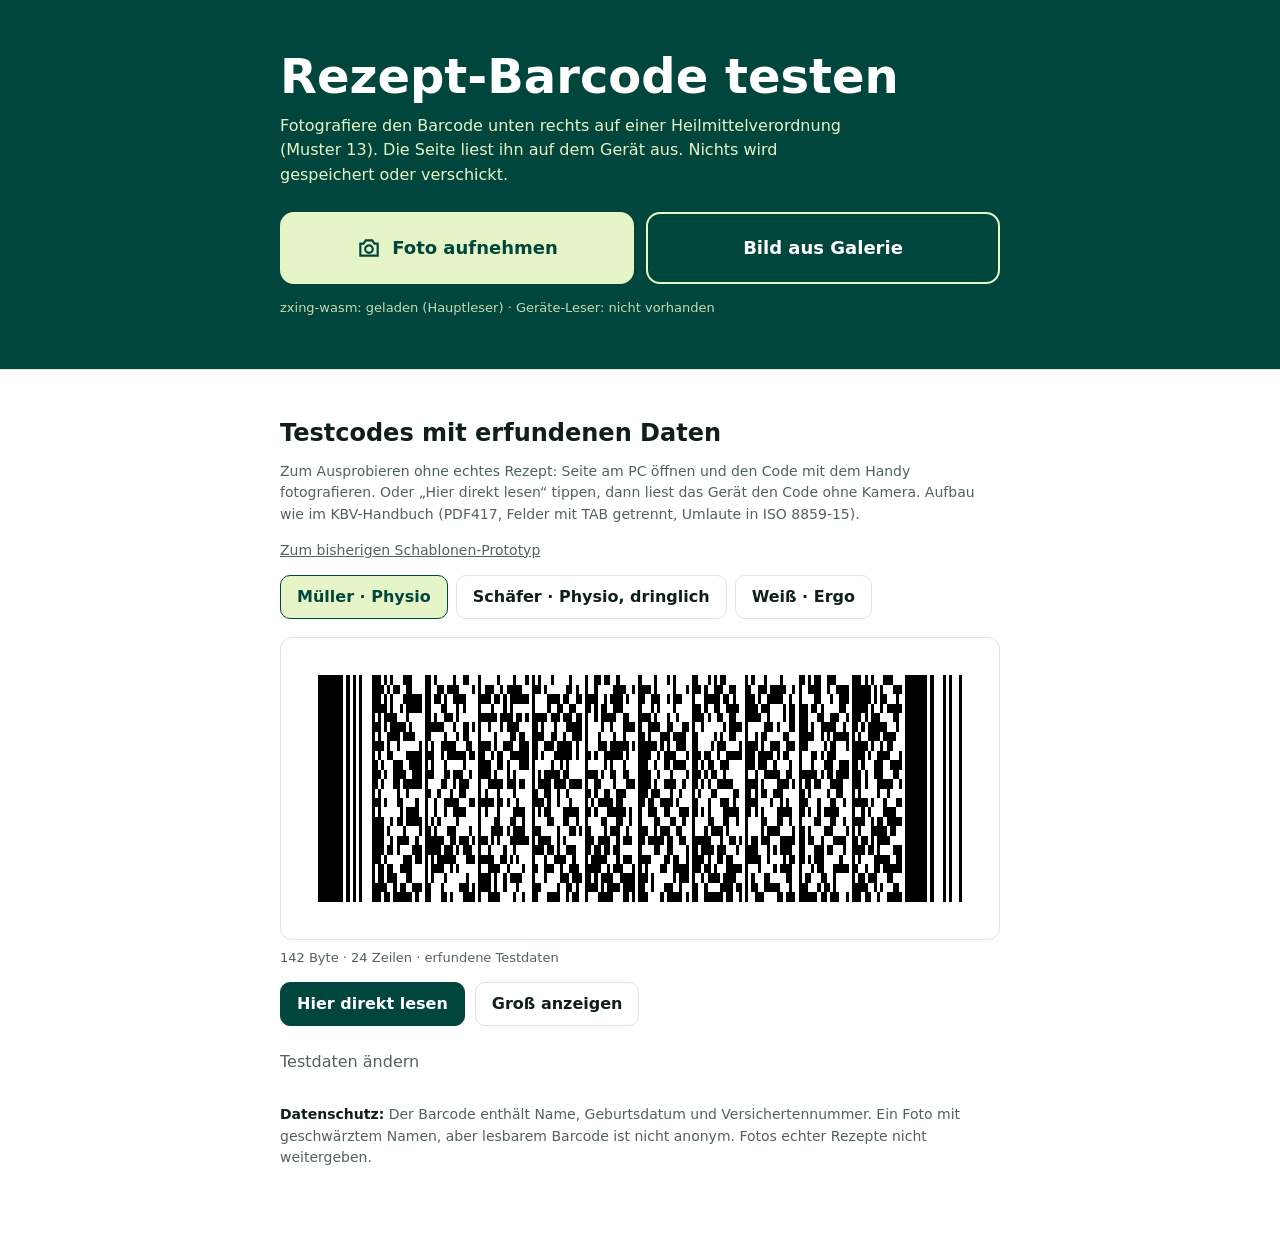
<file: index.html>
<!doctype html>
<html lang="de">
<head>
<meta charset="utf-8">
<meta name="viewport" content="width=device-width, initial-scale=1">
<meta http-equiv="Content-Security-Policy" content="default-src 'self'; script-src 'self' 'wasm-unsafe-eval'; connect-src 'self'; img-src 'self' blob: data:; media-src 'self' blob:; style-src 'self'; object-src 'none'; base-uri 'none'; form-action 'none'">
<meta name="referrer" content="no-referrer">
<meta name="robots" content="noindex, nofollow">
<title>Rezept-Barcode Test</title>
<link rel="stylesheet" href="barcode.css">
</head>
<body>
<header class="band"><div class="wrap">
  <h1>Rezept-Barcode testen</h1>
  <p>Fotografiere den Barcode unten rechts auf einer Heilmittelverordnung (Muster 13). Die Seite liest ihn auf dem Gerät aus. Nichts wird gespeichert oder verschickt.</p>
  <div class="picks">
    <label class="pick"><svg width="26" height="26" viewBox="0 0 24 24" fill="none" stroke="currentColor" stroke-width="2"><path d="M4 8h3l2-3h6l2 3h3v11H4z"/><circle cx="12" cy="13" r="3.5"/></svg>Foto aufnehmen<input id="cam" type="file" accept="image/*" capture="environment"></label>
    <label class="pick alt">Bild aus Galerie<input id="gal" type="file" accept="image/*"></label>
  </div>
  <div id="busy" hidden>Lese Barcode …</div>
  <div id="dec"></div>
</div></header>

<section class="band" id="out" hidden><div class="wrap">
  <div class="card" id="outCard">
    <h2 id="outHead"></h2>
    <div class="meta" id="outMeta"></div>
    <ul id="warn"></ul>
    <table><tbody id="main"></tbody></table>
    <details><summary>Alle 33 Barcode-Felder</summary><table><tbody id="raw"></tbody></table></details>
    <div class="row"><button type="button" id="clear">Ergebnis löschen</button></div>
  </div>
</div></section>

<section class="band trenn"><div class="wrap">
  <h2>Testcodes mit erfundenen Daten</h2>
  <p class="note">Zum Ausprobieren ohne echtes Rezept: Seite am PC öffnen und den Code mit dem Handy fotografieren. Oder „Hier direkt lesen“ tippen, dann liest das Gerät den Code ohne Kamera. Aufbau wie im KBV-Handbuch (PDF417, Felder mit TAB getrennt, Umlaute in ISO 8859-15).</p>
  <p class="note"><a href="schablone.html">Zum bisherigen Schablonen-Prototyp</a></p>
  <div id="presets" class="row" role="group" aria-label="Beispiele"></div>
  <div id="codeBox"><canvas id="code" aria-label="PDF417-Testcode"></canvas></div>
  <div id="genInfo"></div>
  <div class="row"><button type="button" class="main" id="self">Hier direkt lesen</button><button type="button" id="big">Groß anzeigen</button></div>
  <details><summary>Testdaten ändern</summary>
  <form id="gen" class="grid">
    <label>Nachname<input name="nn" id="f-nn"></label>
    <label>Vorname<input name="vn" id="f-vn"></label>
    <label>Geburtsdatum<input name="geb" id="f-geb" placeholder="JJJJ-MM-TT"></label>
    <label>Ausgestellt am<input name="aus" id="f-aus" placeholder="JJJJ-MM-TT"></label>
    <label>Heilmittelbereich<select name="art" id="f-art"><option value="1">Physiotherapie</option><option value="2">Podologie</option><option value="3">Stimm/Sprech/Sprach/Schluck</option><option value="4">Ergotherapie</option><option value="5">Ernährung</option></select></label>
    <label>Diagnosegruppe<input name="dg" id="f-dg"></label>
    <label>ICD-10 (1)<input name="icd1" id="f-icd1"></label>
    <label>ICD-10 (2)<input name="icd2" id="f-icd2"></label>
    <label>Leitsymptomatik<input name="ls" id="f-ls"></label>
    <label>Frequenz<input name="freq" id="f-freq"></label>
    <label>Heilmittel 1<input name="hm1" id="f-hm1"></label><label>Einheiten 1<input name="e1" id="f-e1" inputmode="numeric"></label>
    <label>Heilmittel 2<input name="hm2" id="f-hm2"></label><label>Einheiten 2<input name="e2" id="f-e2" inputmode="numeric"></label>
    <label>Heilmittel 3<input name="hm3" id="f-hm3"></label><label>Einheiten 3<input name="e3" id="f-e3" inputmode="numeric"></label>
    <label>Ergänzendes Heilmittel<input name="erg" id="f-erg"></label><label>Einheiten ergänzend<input name="ee" id="f-ee" inputmode="numeric"></label>
    <label class="check"><input type="checkbox" name="hb" id="f-hb">Hausbesuch</label>
    <label class="check"><input type="checkbox" name="dr" id="f-dr">Dringlich (14 Tage)</label>
  </form></details>
  <p class="note abstand"><strong>Datenschutz:</strong> Der Barcode enthält Name, Geburtsdatum und Versichertennummer. Ein Foto mit geschwärztem Namen, aber lesbarem Barcode ist nicht anonym. Fotos echter Rezepte nicht weitergeben.</p>
</div></section>
<script src="lib/zxing-wasm-reader.js"></script>
<script src="pdf417.js"></script>
<script src="barcode.js"></script>
</body>
</html>
</file>
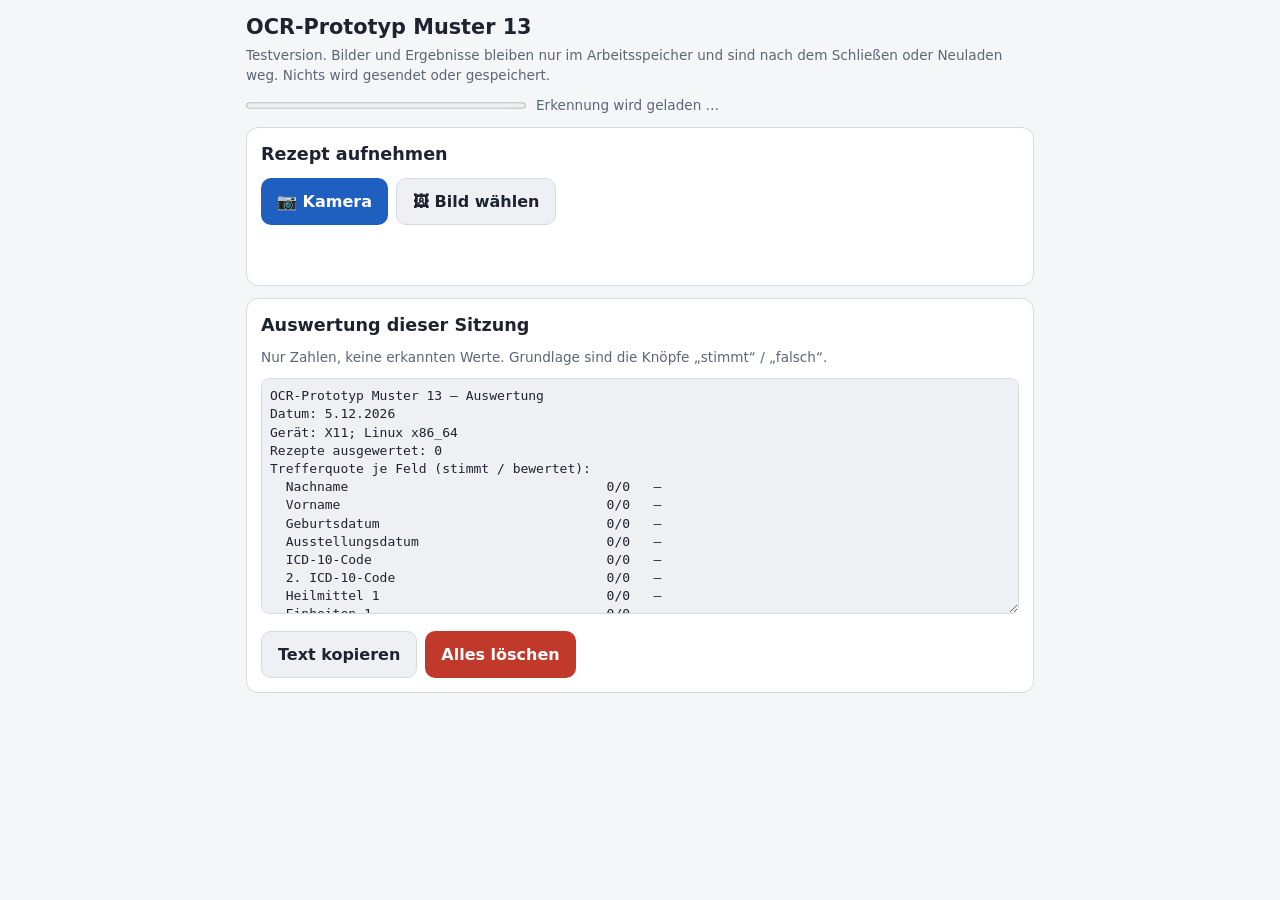
<file: schablone.html>
<!doctype html>
<html lang="de">
<head>
<meta charset="utf-8">
<meta name="viewport" content="width=device-width, initial-scale=1">
<meta http-equiv="Content-Security-Policy" content="default-src 'self'; script-src 'self' 'wasm-unsafe-eval'; connect-src 'self'; img-src 'self' blob: data:; media-src 'self' blob:; worker-src 'self' blob:; style-src 'self'; object-src 'none'; base-uri 'none'; form-action 'none'">
<meta name="referrer" content="no-referrer">
<meta name="robots" content="noindex, nofollow">
<title>OCR-Prototyp Muster 13</title>
<link rel="stylesheet" href="app.css">
<script type="module" src="app.js"></script>
</head>
<body>
<header class="kopf">
  <h1>OCR-Prototyp Muster 13</h1>
  <p class="klein">Testversion. Bilder und Ergebnisse bleiben nur im Arbeitsspeicher und sind nach dem Schließen oder Neuladen weg. Nichts wird gesendet oder gespeichert.</p>
  <div id="ladeZeile" class="ladezeile">
    <progress id="ladeBalken" max="1" value="0"></progress>
    <span id="ladeText">Erkennung wird geladen …</span>
  </div>
</header>

<main>
  <section id="start" class="karte">
    <h2>Rezept aufnehmen</h2>
    <div class="knoepfe">
      <button id="kameraBtn" type="button">📷 Kamera</button>
      <label class="knopf zweit" for="dateiWahl">🖼 Bild wählen</label>
      <input id="dateiWahl" class="unsichtbar" type="file" accept="image/*">
    </div>
    <p id="startMeldung" class="meldung"></p>
  </section>

  <section id="kamera" class="karte versteckt">
    <h2>Kamera</h2>
    <p class="klein">Rezept flach hinlegen, ganz im Bild, möglichst gerade von oben.</p>
    <video id="video" class="video" autoplay playsinline muted></video>
    <div class="knoepfe">
      <button id="ausloesenBtn" type="button">Auslösen</button>
      <button id="kameraAbbrechenBtn" type="button" class="zweit">Abbrechen</button>
    </div>
  </section>

  <section id="ecken" class="karte versteckt">
    <h2>Blattecken</h2>
    <p id="eckenHinweis" class="klein">Die Punkte 1–4 auf die Blattecken ziehen, falls die Automatik danebenliegt. Die kleinen Punkte in der Mitte jeder Kante auf den Blattrand ziehen, wenn das Blatt gewölbt ist. Beim Ziehen erscheint eine Lupe.</p>
    <div id="eckenFlaeche" class="flaeche">
      <canvas id="eckenCanvas"></canvas>
      <canvas id="lupe" class="lupe versteckt" width="280" height="280"></canvas>
    </div>
    <p class="klein">So wird das Blatt gelesen (steht es auf dem Kopf, „Drehen“ antippen):</p>
    <canvas id="probeCanvas" class="probe"></canvas>
    <div class="knoepfe">
      <button id="auswertenBtn" type="button">Auswerten</button>
      <button id="drehenBtn" type="button" class="zweit">↻ Drehen</button>
      <button id="geradeBtn" type="button" class="zweit">Kanten gerade</button>
      <button id="eckenZurueckBtn" type="button" class="zweit">Verwerfen</button>
    </div>
    <p id="eckenMeldung" class="meldung"></p>
  </section>

  <section id="ergebnis" class="karte versteckt">
    <h2>Ergebnis</h2>
    <p id="ergebnisZeiten" class="klein"></p>
    <div class="regler">
      <label for="schwelle">Schwelle Ankreuzfelder: <span id="schwelleWert"></span></label>
      <input id="schwelle" type="range" min="0.02" max="0.4" step="0.01" value="0.1">
    </div>
    <div id="felderListe" class="felder"></div>
    <div class="knoepfe">
      <button id="naechstesBtn" type="button">Nächstes Rezept</button>
      <button id="kalibrierBtn" type="button" class="zweit">Kalibriermodus</button>
    </div>
  </section>

  <section id="kalibrierung" class="karte versteckt">
    <h2>Kalibriermodus</h2>
    <p class="klein">Feldrahmen über dem entzerrten Blatt verschieben (ziehen) und in der Größe ändern (rotes Quadrat rechts unten). Ist das Blatt schief oder gewölbt, zuerst „Ecken nachziehen“. Die Änderung gilt nur in dieser Sitzung. Das JSON enthält nur Feldkennungen und Zahlen, keine Namen oder Rezeptdaten.</p>
    <div class="regler">
      <label for="zoom">Vergrößerung</label>
      <select id="zoom">
        <option value="1">1×</option>
        <option value="2">2×</option>
        <option value="3">3×</option>
        <option value="4">4×</option>
      </select>
    </div>
    <div class="zoomrahmen">
      <div id="kalibrierFlaeche" class="flaeche kalibrier">
        <canvas id="kalibrierCanvas"></canvas>
      </div>
    </div>
    <div class="regler">
      <label for="feldWahl">Feld wählen</label>
      <select id="feldWahl"></select>
    </div>
    <div class="fein">
      <button type="button" class="zweit" data-schritt="x,-1">←</button>
      <button type="button" class="zweit" data-schritt="x,1">→</button>
      <button type="button" class="zweit" data-schritt="y,-1">↑</button>
      <button type="button" class="zweit" data-schritt="y,1">↓</button>
      <button type="button" class="zweit" data-schritt="w,-1">schmaler</button>
      <button type="button" class="zweit" data-schritt="w,1">breiter</button>
      <button type="button" class="zweit" data-schritt="h,-1">flacher</button>
      <button type="button" class="zweit" data-schritt="h,1">höher</button>
    </div>
    <p class="klein">Ein Schritt = 0,5 mm.</p>
    <div class="knoepfe">
      <button id="neuAuswertenBtn" type="button">Mit diesen Rahmen neu auswerten</button>
      <button id="jsonBtn" type="button" class="zweit">JSON ausgeben</button>
      <button id="eckenNachziehenBtn" type="button" class="zweit">Ecken nachziehen</button>
      <button id="kalibrierZurueckBtn" type="button" class="zweit">Zurück</button>
    </div>
    <textarea id="jsonAusgabe" class="ausgabe versteckt" rows="8" spellcheck="false"></textarea>
    <div class="knoepfe">
      <button id="jsonKopierenBtn" type="button" class="zweit versteckt">JSON kopieren</button>
      <button id="jsonUebernehmenBtn" type="button" class="zweit versteckt">Eingefügtes JSON übernehmen</button>
    </div>
    <p id="jsonMeldung" class="meldung"></p>
  </section>

  <section id="auswertung" class="karte">
    <h2>Auswertung dieser Sitzung</h2>
    <p class="klein">Nur Zahlen, keine erkannten Werte. Grundlage sind die Knöpfe „stimmt“ / „falsch“.</p>
    <textarea id="auswertungText" class="ausgabe" readonly rows="12"></textarea>
    <div class="knoepfe">
      <button id="kopierenBtn" type="button" class="zweit">Text kopieren</button>
      <button id="loeschenBtn" type="button" class="gefahr">Alles löschen</button>
    </div>
  </section>
</main>
</body>
</html>
</file>
<file: barcode.css>
/* VOICE: nüchternes Werkzeug für die Praxis, klinisch und ruhig
   IDEA: verhält sich wie ein Prüfschein, der neben dem Rezept liegt
   PICTURE: der große Aufnahme-Knopf oben, darunter das Ergebnis als Prüfschein
   COLOUR and TYPE: tiefes Grün, Weiß, Lindweiß, Koralle für Probleme; Inter Tight + Inter
   LAYOUT: eine Spalte, Kopf grün, Testcodes darunter */
:root{color-scheme:light dark;--bg:light-dark(#ffffff,#0d1714);--ink:light-dark(#0f1f1b,#e8f1ec);--mute:light-dark(#53625d,#9db0a8);--line:light-dark(#dfe7e3,#24342f);--green:#00463c;--lime:#e6f5c8;--coral:#ff6f59;--card:light-dark(#f6faf7,#13211d)}
:root[data-theme=light]{color-scheme:light}:root[data-theme=dark]{color-scheme:dark}
*{box-sizing:border-box;min-width:0}
body{margin:0;background:var(--bg);color:var(--ink);font:16px/1.55 system-ui,-apple-system,"Segoe UI",Roboto,sans-serif;overflow-x:clip}
h1,h2{font-weight:700;line-height:1.05;text-wrap:balance;margin:0}
h1{font-size:clamp(32px,7vw,48px)}h2{font-size:24px}
.band{padding:clamp(28px,4vw,56px) max(5vw,16px)}
.wrap{max-width:720px;margin:0 auto}
header{background:var(--green);color:#fff}
header p{color:var(--lime);margin:12px 0 24px;max-width:36em}
.picks{display:grid;grid-template-columns:minmax(0,1fr) minmax(0,1fr);gap:12px}
.pick{position:relative;display:flex;align-items:center;justify-content:center;gap:10px;min-height:72px;border-radius:14px;font-weight:600;font-size:18px;cursor:pointer;border:2px solid var(--lime);color:var(--green);background:var(--lime);text-align:center;padding:10px}
.pick.alt{background:transparent;color:#fff}
.pick input{position:absolute;inset:0;opacity:0;cursor:pointer}
.pick:focus-within{outline:3px solid #fff;outline-offset:3px}
.pick.busy{opacity:.6}
.pick svg{flex:none}
#dec{font-size:13px;color:var(--lime);opacity:.85;margin-top:14px}
#busy{margin-top:12px;color:#fff}
.card{border:1px solid var(--line);border-left:6px solid var(--mute);border-radius:12px;background:var(--card);padding:20px;margin-top:8px}
.card.ok{border-left-color:#3f9f6b}.card.warn{border-left-color:#e7a33b}.card.fail{border-left-color:var(--coral)}
.meta{font-size:13px;color:var(--mute);margin:6px 0 12px}
#warn{margin:0 0 12px;padding-left:20px}#warn li{color:light-dark(#9a3b2c,#ff9d8c)}
table{width:100%;border-collapse:collapse}
th,td{text-align:left;padding:9px 0;border-top:1px solid var(--line);vertical-align:top}
th{font-weight:400;color:var(--mute);width:42%;padding-right:12px}
td{font-weight:600;overflow-wrap:anywhere}td.bad{color:light-dark(#b23b26,#ff9d8c)}
details{margin-top:14px}summary{cursor:pointer;color:var(--mute);min-height:44px;display:flex;align-items:center}
#raw th{font-size:13px}#raw td{font-weight:400;font-family:ui-monospace,monospace;font-size:14px}
.row{display:flex;flex-wrap:wrap;gap:10px;margin-top:14px}
button{font:inherit;font-weight:600;min-height:44px;padding:0 16px;border-radius:10px;border:1px solid var(--line);background:var(--bg);color:var(--ink);cursor:pointer}
button:focus-visible,input:focus-visible,select:focus-visible{outline:3px solid #3f9f6b;outline-offset:2px}
button.main{background:var(--green);color:#fff;border-color:var(--green)}
#presets{display:flex;gap:8px;overflow-x:auto;padding-bottom:4px}
#presets button{flex:none}
#presets button[aria-pressed=true]{background:var(--lime);color:var(--green);border-color:var(--green)}
#codeBox{background:#fff;border-radius:12px;padding:12px;margin-top:14px;border:1px solid var(--line)}
#codeBox canvas{display:block;width:100%;height:auto;image-rendering:pixelated}
#codeBox.full{position:fixed;inset:0;z-index:9;display:flex;align-items:center;padding:4vw;border-radius:0}
#codeBox.full::after{content:"Tippen zum Schließen";position:absolute;bottom:16px;left:0;right:0;text-align:center;color:#555;font-size:14px}
#genInfo{font-size:13px;color:var(--mute);margin-top:8px}
.grid{display:grid;grid-template-columns:repeat(2,minmax(0,1fr));gap:10px 12px;margin-top:12px}
.grid label{display:flex;flex-direction:column;font-size:13px;color:var(--mute);gap:4px}
.grid .w2{grid-column:span 2}
input,select{font:inherit;font-size:16px;min-height:44px;padding:6px 10px;border-radius:8px;border:1px solid var(--line);background:var(--bg);color:var(--ink);width:100%}
.check{flex-direction:row!important;align-items:center;gap:10px!important;font-size:16px!important;color:var(--ink)!important}
.check input{width:24px;min-height:24px}
.note{font-size:14px;color:var(--mute)}
.note strong{color:var(--ink)}
@media(max-width:600px){.picks{grid-template-columns:1fr}.grid{grid-template-columns:1fr}.grid .w2{grid-column:auto}th{width:44%}}
@media(prefers-reduced-motion:no-preference){.card{animation:in .25s ease-out}@keyframes in{from{opacity:0;transform:translateY(6px)}}}
.trenn{border-top:1px solid var(--line)}.abstand{margin-top:20px}a{color:inherit}
</file>
<file: app.css>
:root {
  --hg: #f4f6f8; --karte: #ffffff; --text: #1d2430; --leise: #5b6676; --rand: #d5dbe3;
  --blau: #1f5fbf; --blau-text: #ffffff; --gruen: #1e8a4a; --gelb: #c98a00; --rot: #c0392b; --grau: #8a94a3;
  --gruen-hg: #e7f5ec; --gelb-hg: #fdf4dd; --rot-hg: #fbe7e5; --grau-hg: #eef0f3;
}
@media (prefers-color-scheme: dark) {
  :root {
    --hg: #12161c; --karte: #1b2129; --text: #e6eaf0; --leise: #9aa5b4; --rand: #2f3844;
    --blau: #4d8ae6; --gruen-hg: #163223; --gelb-hg: #3a2f12; --rot-hg: #3d1d1a; --grau-hg: #262d36;
  }
}
* { box-sizing: border-box; }
body { margin: 0; background: var(--hg); color: var(--text); font: 16px/1.45 system-ui, -apple-system, "Segoe UI", Roboto, sans-serif; }
main, .kopf { max-width: 820px; margin: 0 auto; padding: 0 16px; }
.kopf { padding-top: 12px; }
h1 { font-size: 1.3rem; margin: 0 0 4px; }
h2 { font-size: 1.1rem; margin: 0 0 10px; }
.klein { font-size: 0.85rem; color: var(--leise); margin: 4px 0 10px; }
.karte { background: var(--karte); border: 1px solid var(--rand); border-radius: 12px; padding: 14px; margin: 12px 0; }
.versteckt { display: none !important; }
.unsichtbar { position: absolute; width: 1px; height: 1px; opacity: 0; overflow: hidden; }
.knoepfe { display: flex; flex-wrap: wrap; gap: 8px; margin-top: 10px; }
button, .knopf { appearance: none; border: 0; border-radius: 10px; padding: 11px 16px; font: inherit; font-weight: 600; cursor: pointer; background: var(--blau); color: var(--blau-text); display: inline-block; }
button.zweit, .knopf.zweit { background: var(--grau-hg); color: var(--text); border: 1px solid var(--rand); }
button.gefahr { background: var(--rot); color: #fff; }
button:disabled { opacity: 0.5; cursor: default; }
.ladezeile { display: flex; align-items: center; gap: 10px; font-size: 0.85rem; color: var(--leise); }
.ladezeile progress { flex: 1; max-width: 280px; }
.meldung { min-height: 1.2em; color: var(--rot); font-size: 0.9rem; }
.video { width: 100%; max-height: 70vh; background: #000; border-radius: 8px; }
.flaeche { position: relative; width: 100%; touch-action: none; user-select: none; }
.flaeche canvas { display: block; width: 100%; height: auto; border-radius: 6px; }
.griff { position: absolute; width: 34px; height: 34px; margin: -17px 0 0 -17px; border-radius: 50%; border: 3px solid #fff; background: rgba(31, 95, 191, 0.55); box-shadow: 0 0 0 2px rgba(0,0,0,0.5); touch-action: none; }
.griff span { position: absolute; inset: 0; display: flex; align-items: center; justify-content: center; color: #fff; font-size: 12px; font-weight: 700; }
.rahmen { position: absolute; border: 2px solid rgba(31, 95, 191, 0.9); background: rgba(31, 95, 191, 0.08); touch-action: none; }
.rahmen.kreuz { border-color: rgba(201, 138, 0, 0.95); }
.rahmen.aktiv { border-color: #e23; background: rgba(226, 34, 51, 0.12); }
.rahmen .groesse { display: none; position: absolute; right: -8px; bottom: -8px; width: 16px; height: 16px; background: #e23; border-radius: 3px; }
.rahmen .name { position: absolute; left: 0; top: -15px; font-size: 10px; white-space: nowrap; color: #e23; background: rgba(255,255,255,0.8); padding: 0 2px; display: none; }
.rahmen.aktiv .name { display: block; }
.regler { display: flex; flex-direction: column; gap: 4px; margin: 8px 0 12px; font-size: 0.9rem; }
.felder { display: flex; flex-direction: column; gap: 8px; }
.feld { border: 1px solid var(--rand); border-left: 6px solid var(--grau); border-radius: 8px; padding: 8px 10px; display: grid; grid-template-columns: 1fr; gap: 6px; }
.feld.gruen { border-left-color: var(--gruen); background: var(--gruen-hg); }
.feld.gelb { border-left-color: var(--gelb); background: var(--gelb-hg); }
.feld.rot { border-left-color: var(--rot); background: var(--rot-hg); }
.feld.leer { border-left-color: var(--grau); background: var(--grau-hg); }
.feld-kopf { display: flex; justify-content: space-between; gap: 8px; font-size: 0.85rem; color: var(--leise); }
.feld-wert { font-size: 1.05rem; font-weight: 600; word-break: break-word; }
.feld-wert.ohne { color: var(--leise); font-weight: 400; font-style: italic; }
.feld-hinweis { font-size: 0.82rem; color: var(--leise); }
.feld canvas { max-width: 100%; height: auto; background: #fff; border-radius: 4px; justify-self: start; }
.feld-knoepfe { display: flex; gap: 6px; }
.feld-knoepfe button { padding: 6px 12px; font-size: 0.9rem; }
.feld-knoepfe button.gewaehlt-ja { background: var(--gruen); color: #fff; }
.feld-knoepfe button.gewaehlt-nein { background: var(--rot); color: #fff; }
.ampel { font-weight: 700; }
.ausgabe { width: 100%; font: 13px/1.4 ui-monospace, Menlo, Consolas, monospace; background: var(--grau-hg); color: var(--text); border: 1px solid var(--rand); border-radius: 8px; padding: 8px; }
.rahmen.aktiv .groesse { display: block; }
.fein { display: grid; grid-template-columns: repeat(4, 1fr); gap: 6px; margin-top: 8px; }
.fein button { padding: 8px 4px; font-size: 0.9rem; }
select { font: inherit; padding: 8px; border-radius: 8px; border: 1px solid var(--rand); background: var(--karte); color: var(--text); }
.griff.mitte { width: 24px; height: 24px; margin: -12px 0 0 -12px; background: rgba(201, 138, 0, 0.6); }
.griff.gezogen { transform: scale(1.8); background: transparent; border-color: #e23; }
.flaeche canvas.lupe { position: absolute; width: 150px; height: 150px; border-radius: 50%; border: 3px solid #fff; box-shadow: 0 2px 10px rgba(0,0,0,0.6); pointer-events: none; z-index: 5; }
.probe { display: block; width: 100%; max-width: 260px; height: auto; border-radius: 6px; background: #000; }
.zoomrahmen { width: 100%; overflow: auto; max-height: 75vh; border-radius: 6px; }
.flaeche.kalibrier { touch-action: pan-x pan-y; }
.rahmen .groesse { width: 22px; height: 22px; right: -11px; bottom: -11px; }
</file>
